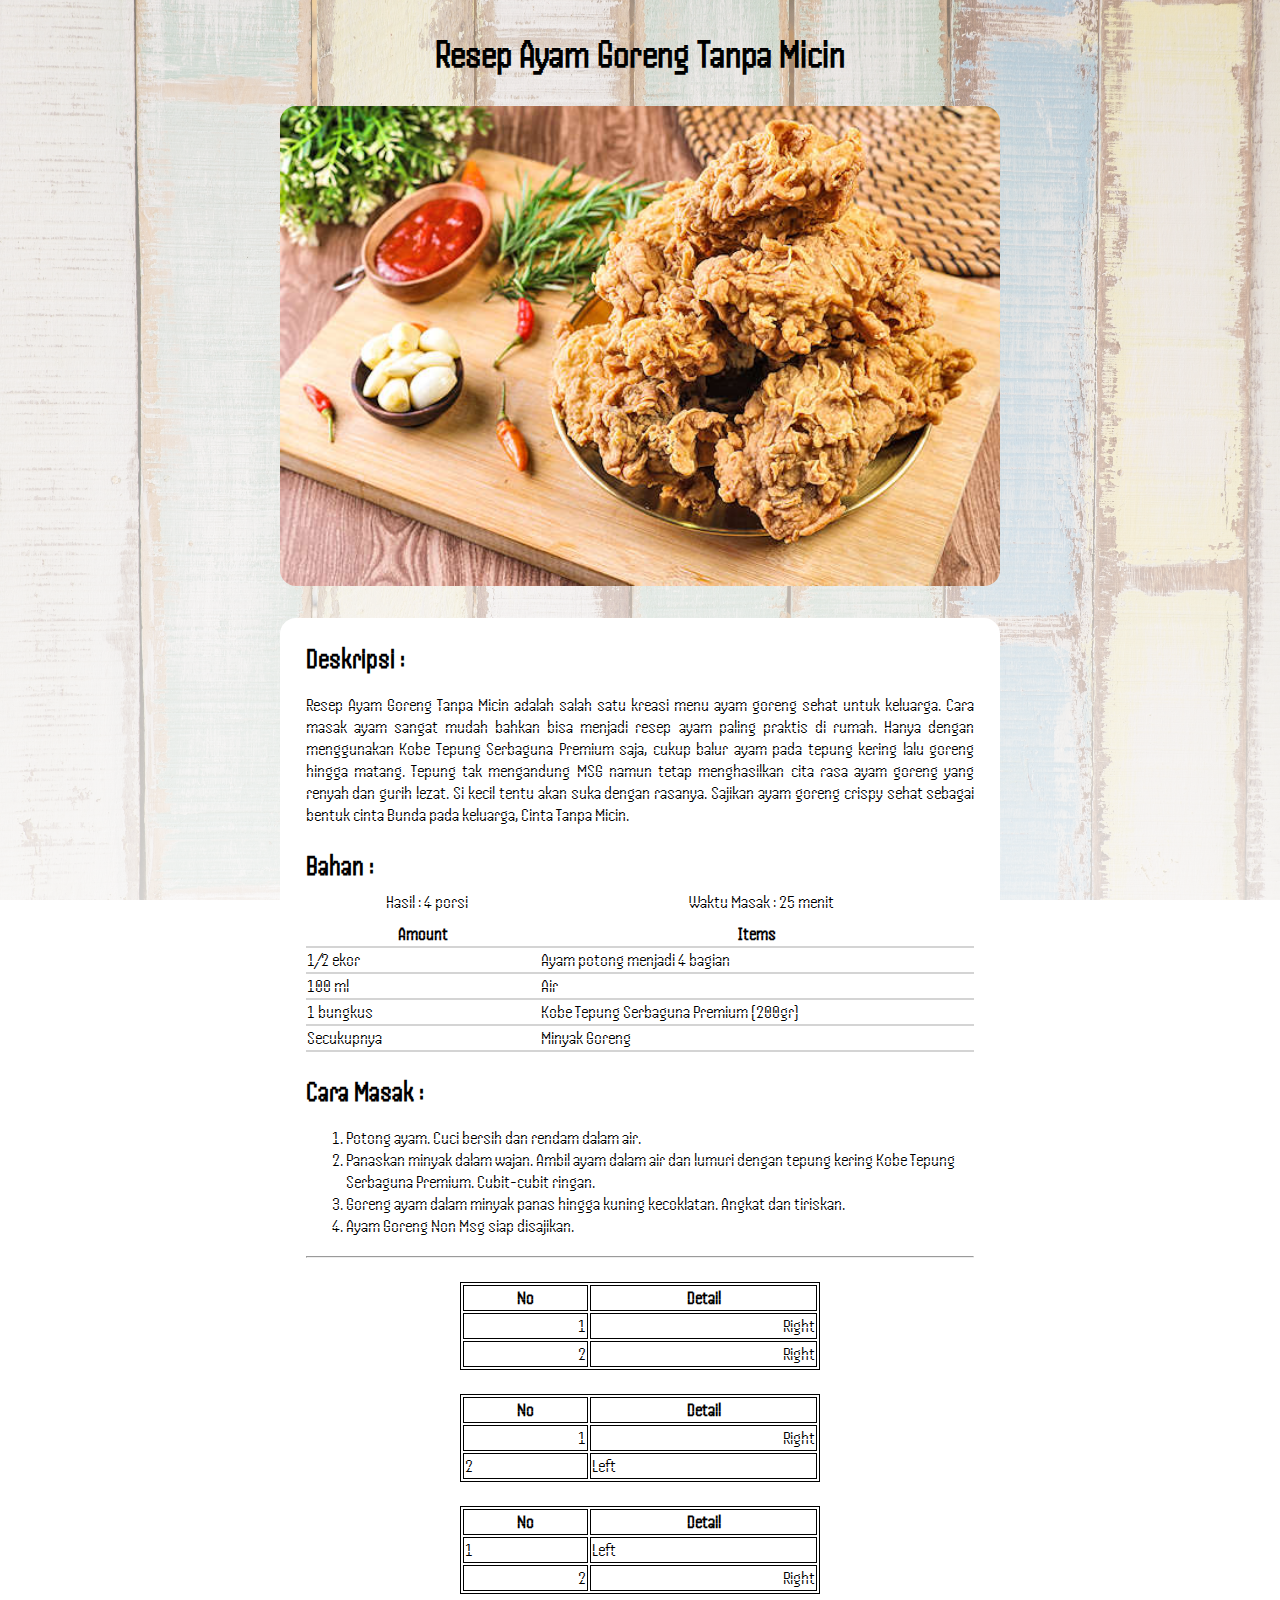
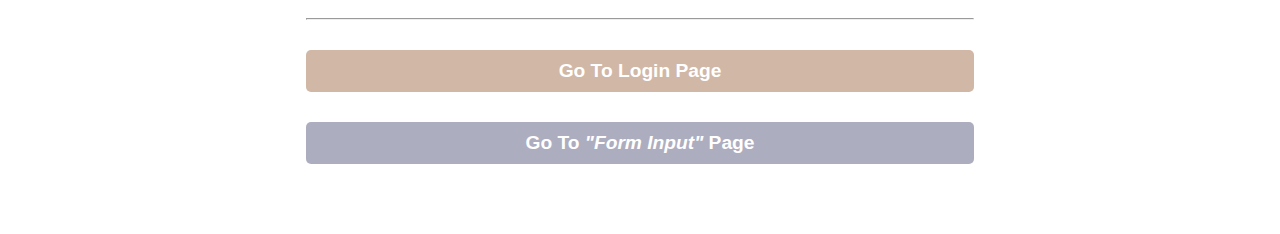
<file: index.html>
<!DOCTYPE html>
<html lang="en">
    <head>
        <meta charset="UTF=8">
        <meta name="viewport" content="width=device-width, initial-scale=1">
        <title>Resep Ayam Tanpa Micin</title>
        <link rel="stylesheet" href="styles.css" />
        <link rel="icon" type="image/x-icon" href="index1.svg">
    </head>
    <body>
        <div class="container">
            <header class="header">
                <h1>Resep Ayam Goreng Tanpa Micin</h1>
            </header>
            <img src="ayam-goreng-non-msg.jpg" alt="Chicken Image">
            <div class="details">
                <div>
                    <h2>Deskripsi :</h2>
                    <p>Resep Ayam Goreng Tanpa Micin adalah salah satu kreasi menu ayam goreng sehat untuk keluarga. Cara masak ayam sangat mudah bahkan bisa menjadi resep ayam paling praktis di rumah. Hanya dengan menggunakan Kobe Tepung Serbaguna Premium saja, cukup balur ayam pada tepung kering lalu goreng hingga matang. Tepung tak mengandung MSG namun tetap menghasilkan cita rasa ayam goreng yang renyah dan gurih lezat. Si kecil tentu akan suka dengan rasanya. Sajikan ayam goreng crispy sehat sebagai bentuk cinta Bunda pada keluarga, Cinta Tanpa Micin.</p>
                </div>
                <div>
                    <h2>Bahan :</h2>
                    <table id="portion" class="bahan">
                        <tr>
                            <td>Hasil : 4 porsi</td>
                            <td>Waktu Masak : 25 menit</td>
                        </tr>
                    </table>
                    <table id="ingridients" class="bahan">
                        <tr>
                            <th id="th1">Amount</th>
                            <th>Items</th>
                        </tr>
                        <tr>
                            <td>1/2 ekor</td>
                            <td>Ayam potong menjadi 4 bagian</td>
                        </tr>
                        <tr>
                            <td>100 ml</td>
                            <td>Air</td>
                        </tr>
                        <tr>
                            <td>1 bungkus</td>
                            <td>Kobe Tepung Serbaguna Premium (200gr)</td>
                        </tr>
                        <tr>
                            <td>Secukupnya</td>
                            <td>Minyak Goreng</td>
                        </tr>
                    </table>
                </div>
                <div>
                    <h2>Cara Masak :</h2>
                    <ol>
                        <li>Potong ayam. Cuci bersih dan rendam dalam air.</li>
                        <li>Panaskan minyak dalam wajan. Ambil ayam dalam air dan lumuri dengan tepung kering Kobe Tepung Serbaguna Premium. Cubit-cubit ringan.</li>
                        <li>Goreng ayam dalam minyak panas hingga kuning kecoklatan. Angkat dan tiriskan.</li>
                        <li>Ayam Goreng Non Msg siap disajikan.</li>
                    </ol>
                    <hr>
                </div>
                <div>
                    <table class="task-1">
                        <tr>
                            <th>No</th>
                            <th>Detail</th>
                        </tr>
                        <tr class="right">
                            <td>1</td>
                            <td>Right</td>
                        </tr>
                        <tr class="right">
                            <td>2</td>
                            <td>Right</td>
                        </tr>
                    </table>
                    <table class="task-1">
                        <tr>
                            <th>No</th>
                            <th>Detail</th>
                        </tr>
                        <tr class="right">
                            <td>1</td>
                            <td>Right</td>
                        </tr>
                        <tr class="left">
                            <td>2</td>
                            <td>Left</td>
                        </tr>
                    </table>
                    <table class="task-1">
                        <tr>
                            <th>No</th>
                            <th>Detail</th>
                        </tr>
                        <tr class="left">
                            <td>1</td>
                            <td>Left</td>
                        </tr>
                        <tr class="right">
                            <td>2</td>
                            <td>Right</td>
                        </tr>
                    </table>
                </div>
                <hr>
                <div>
                    <button id="login-button" onclick="document.location='login.html'">Go To Login Page</button>
                    <button id="form-button" onclick="document.location='form.html'">Go To <i>"Form Input"</i> Page</button>
                </div>
            </div>
        </div>
    </body>
</html>
</file>
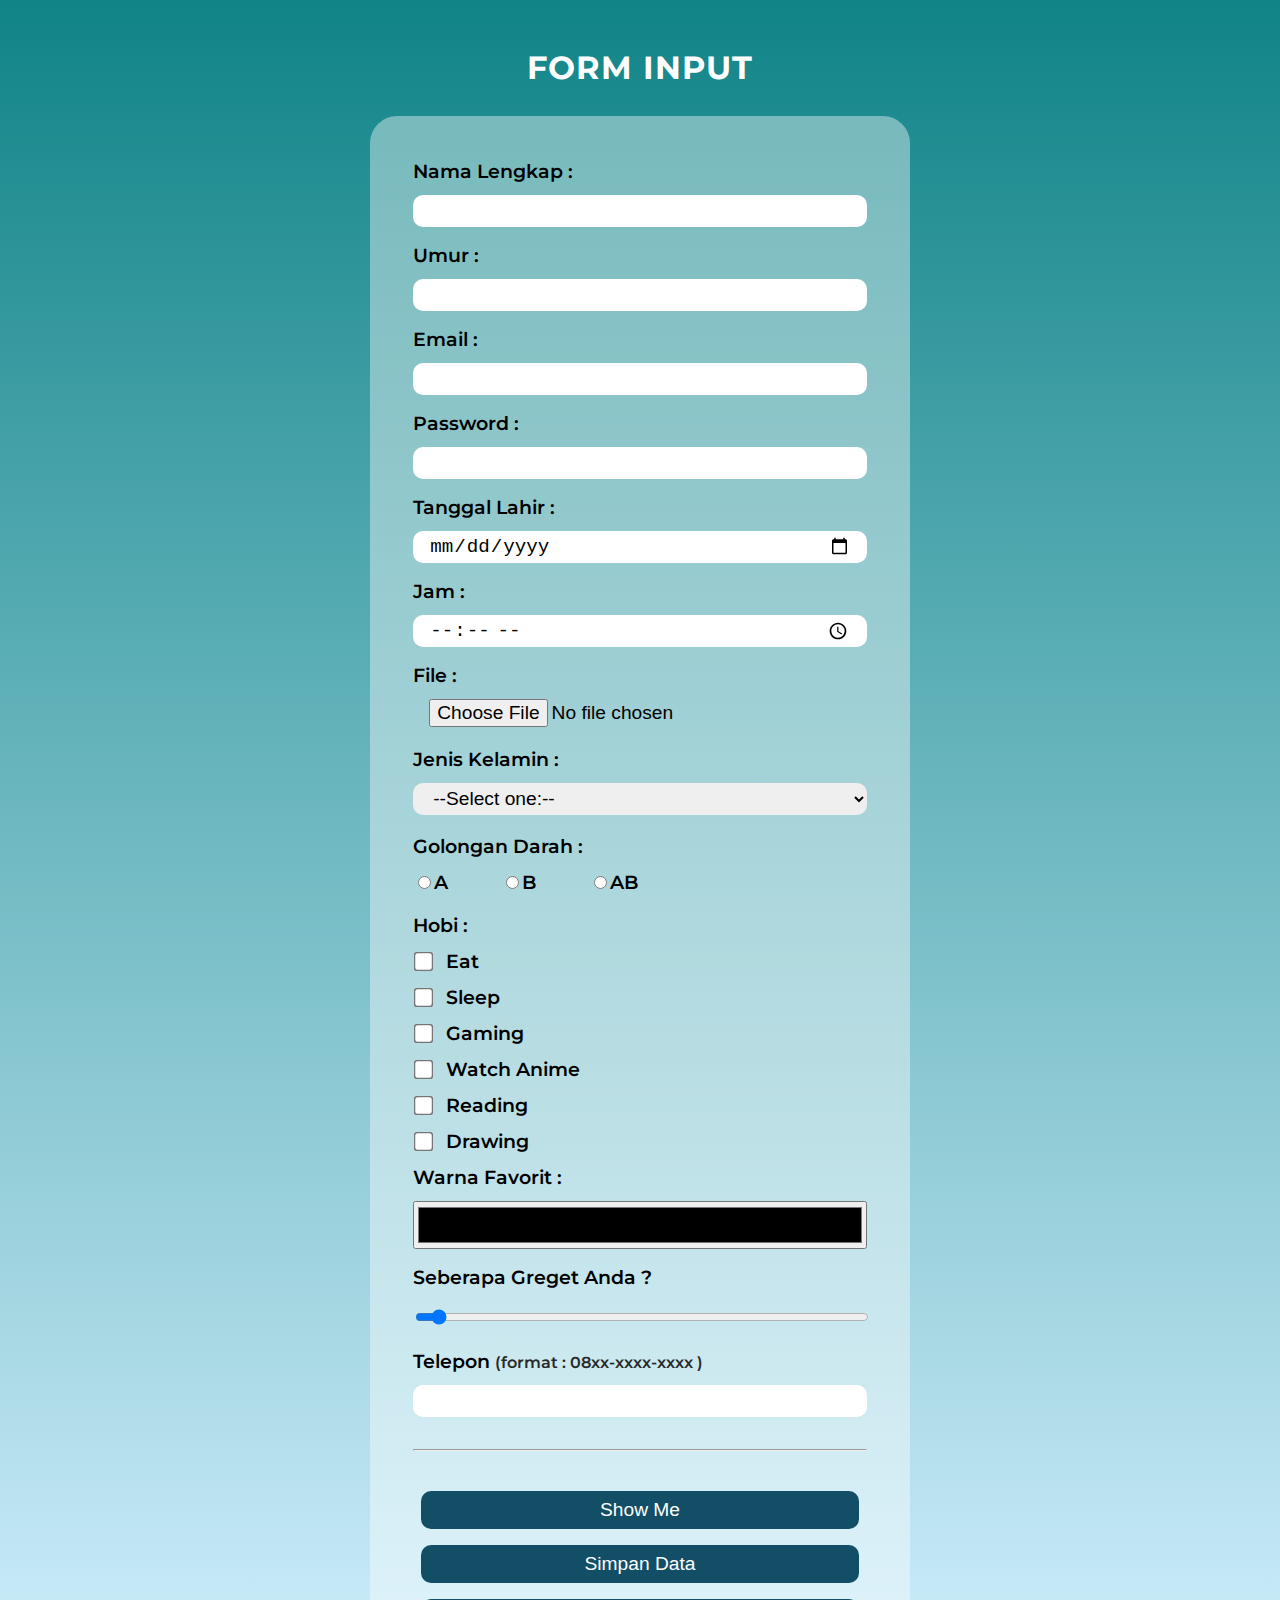
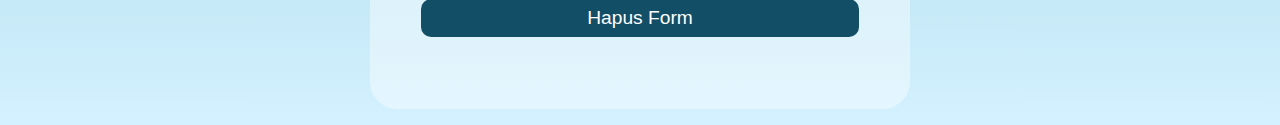
<file: form.html>
<!DOCTYPE html>
<html>
    <head>
        <meta charset="UTF=8">
        <meta name="viewport" content="width=device-width, initial-scale=1">
        <link rel="stylesheet" href="form/styles.css">
        <link rel="icon" type="image/x-icon" href="form/form1.svg">
        <title>
            Form Input
        </title>
    </head>
    <body>
        <div class="container">
            <h1>FORM INPUT</h1>
            <form class="form-block">
                <div class="form-control">
                    <label>Nama Lengkap :</label>
                    <input 
                    type="text" 
                    name="name"
                    class="form-input">
                </div>
                <div class="form-control">
                    <label>Umur :</label>
                    <input type="number" name="age" class="form-input">
                </div>
                <div class="form-control">
                    <label>Email :</label>
                    <input type="email" name="email" class="form-input">
                </div>
                <div class="form-control">
                    <label>Password :</label>
                    <input type="password" name="password" class="form-input">
                </div>
                <div class="form-control">
                    <label>Tanggal Lahir :</label>
                    <input type="date" name="date-birth" class="form-input">  
                </div>
                <div class="form-control">
                    <label>Jam :</label>
                    <input type="time" name="time" class="form-input">
                </div>
                <div class="form-control">
                    <label>File :</label>
                    <input type="file" name="file" class="form-input"> 
                </div>
                <div class="form-control">
                    <label>Jenis Kelamin :</label>
                    <select class="form-input">
                        <option disabled selected value>--Select one:--</option>
                        <option value="male">Pria</option>
                        <option value="female">Wanita</option>
                    </select>
                </div>
                <div class="form-control">
                    <p>Golongan Darah :</p>  
                    <label class="radio"><input type="radio" name="blood" value="A">A</label>
                    <label class="radio"><input type="radio" name="blood" value="B">B</label>
                    <label class="radio"><input type="radio" name="blood" value="AB">AB</label>
                </div>
                <div class="form-control">
                    <p>Hobi :</p>
                    <label><input type="checkbox" name="hobby1" value="eat" class="input-checkbox">Eat</label>
                    <label><input type="checkbox" name="hobby2" value="sleep" class="input-checkbox">Sleep</label>
                    <label><input type="checkbox" name="hobby3" value="game" class="input-checkbox">Gaming</label>
                    <label><input type="checkbox" name="hobby4" value="anime" class="input-checkbox">Watch Anime</label>
                    <label><input type="checkbox" name="hobby5" value="read" class="input-checkbox">Reading</label>
                    <label><input type="checkbox" name="hobby6" value="draw" class="input-checkbox">Drawing</label>
                </div>
                <div class="form-control">
                    <label>Warna Favorit :</label>
                    <input type="color" name="color" class="input-color">
                </div>
                <div class="form-control">
                    <label>Seberapa Greget Anda ?</label>
                    <input type="range" name="greget" class="form-input" min="0" max="100" value="0">
                </div>
                <div class="form-control">
                    <label>Telepon <span class="clue">(format : 08xx-xxxx-xxxx )</span></label>
                    <input 
                        type="tel" 
                        name="telp" 
                        class="form-input" 
                        pattern="[0-9]{4}-[0-9]{4}-[0-9]{4}" 
                        class="form-input" 
                        required
                    />
                </div>
                <hr>
                <div class="form-control button">
                    <input class="button" type="button" onclick="showAlert('MiMu');" value="Show Me">
                    <button class="button" type="submit">Simpan Data</button>
                    <button class="button" type="reset">Hapus Form</button>
                </div>
            </form>
        </div>
    </body>
    <script type="text/javascript">
        function showAlert(name) {
                return alert("Hello " + name)
        }
    </script>
</html>
</file>
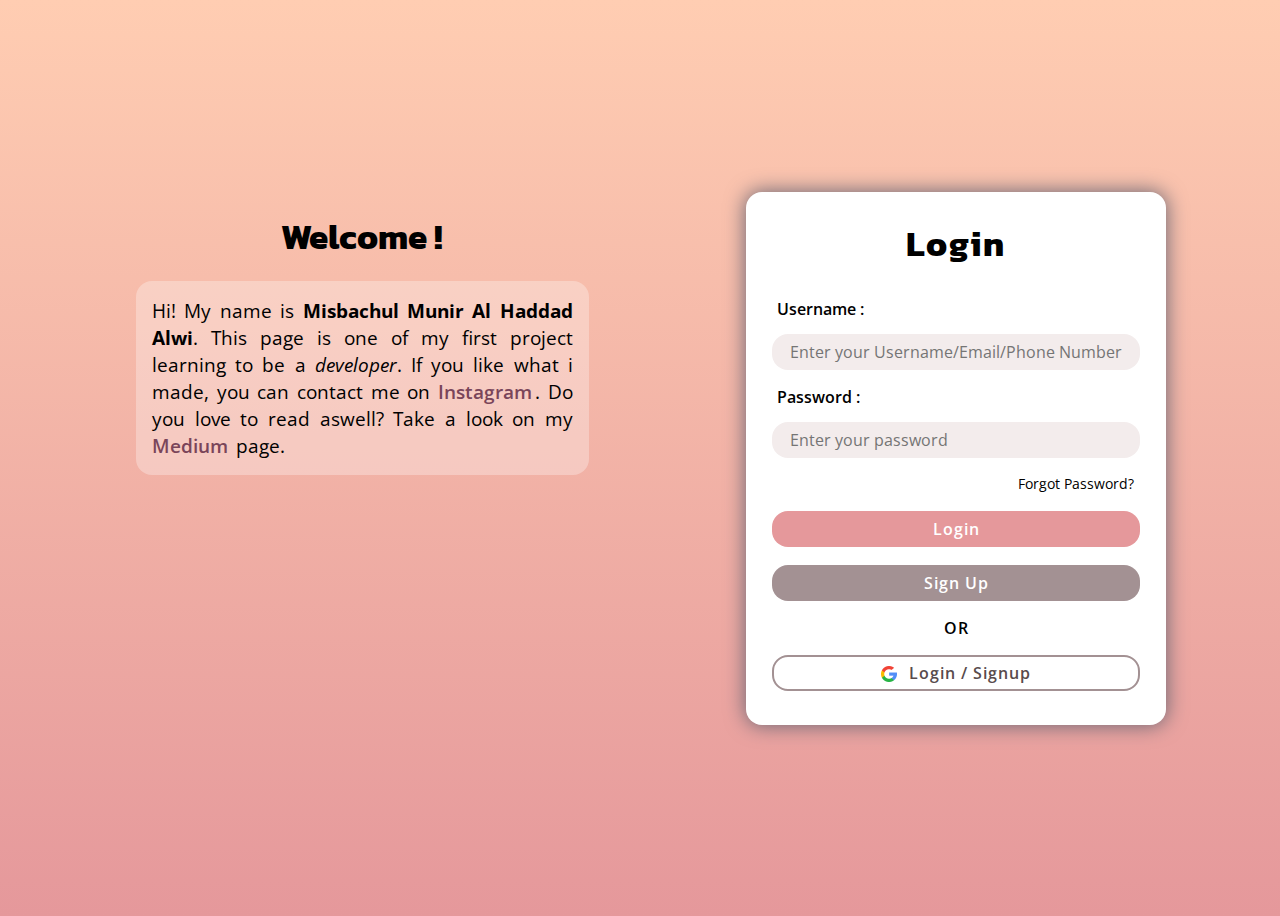
<file: login.html>
<!DOCTYPE html>
<html>
    <head>
        <meta charset="UTF=8">
        <meta name="viewport" content="width=device-width, initial-scale=1">
        <title>Login Page</title>
        <link rel="stylesheet" href="login/styles.css">
        <link rel="icon" type="image/x-icon" href="login/login1.svg">
    </head>
    <body>
    <div class="container">
        <div class="side-left">
            <h2>Welcome !</h2>
            <p class="details">
                Hi! My name is <b>Misbachul Munir Al Haddad Alwi</b>. This page is one of my first project learning to be a <em>developer</em>. If you like what i made, you can contact me on <a id="instagram" href="https://www.instagram.com/me_moowi/" target="_blank">Instagram</a>. Do you love to read aswell? Take a look on my <a id="medium" href="https://medium.com/@MiMuuu" target="_blank">Medium</a> page. 
            </p>
        </div>
        <div class="side-right">
        <form id="main-box" action="#" method="post">
            <h1>Login</h1>
            <div class="login-form">
                <label id="user-label" for="username">Username :</label>
                <input 
                    class="input-group"
                    id="username"
                    name="username"
                    type="text"
                    placeholder="Enter your Username/Email/Phone Number"
                    required
                />
            </div>
            <div class="login-form">
                <label id="password-label" for="password">Password :</label>
                <input 
                    class="input-group"
                    id="password" 
                    name="password"
                    type="password"
                    placeholder="Enter your password"
                    required
                />
            </div>
            <div class="login-form" id="forgot">
                <p>
                    <a href="#">Forgot Password?</a>
                </p>
            </div>
            <div class="login-form">
                <button 
                    type="submit"
                    id="login-button"
                >Login
                </button>
                <button 
                    type="submit"
                    id="signup-button"
                >Sign Up
                </button>
                <span>OR</span>
                <button 
                    type="submit"
                    id="google-button"
                ><img src="login/search.png" id="google-pic">Login / Signup
                </button>
            </div>
        </form>
        </div>
    </div>
    </body>
</html>
</file>
<file: styles.css>
@import url('https://fonts.googleapis.com/css2?family=Handjet&display=swap');
body {
    background-image: linear-gradient(
        0deg,
        rgba(255, 255, 255, 0.8),
        rgba(255, 255, 255, 0.4)
    ),
    url(BG.jpg);
    background-size: cover;
    background-repeat: no-repeat;
    background-attachment: fixed;
    font-family: 'Handjet', cursive;
}
.header {
    padding: 0 0.625rem;
    margin-bottom: 1.875rem;
}
.container {
    width: 80%;
    max-width: 720px;
    margin: 2rem auto 0 auto;
}
.details {
    background-color: white;
    padding: 0.1rem 1.6rem 2rem 1.6rem;
    border-radius: 16px;
    font-size: 1.2rem;
}
h1 {
    font-weight: bold;
    text-align: center;
    font-size: 2.5rem;
}
img {
    width: 720px;
    max-width: 100%;
    border-radius: 16px;
    display: block;
    margin: 0 auto 2rem auto;
    align-items: center;
    transition: transform 0.2s;
}
img:hover {
    box-shadow: 0 0 10px;
    cursor:pointer;
    transform: scale(1.1); 
}
h2 {
    margin-bottom: 0;
}
p {
    text-align: justify;
}
.bahan {
    border-collapse: collapse;
    width: 100%;
}
#portion {
    text-align: center;
    margin: 0.5rem auto;
}
#ingridients tr {  
    border-bottom: 2px solid #d4d4d4;
}
#th1 {
    width: 35%;
}
tr:hover {
    background-color: #ffb7b7;
}
.task-1 {
    width: 100%;
    max-width: 360px;
    border: 1px solid black;
    margin: 1.5rem auto;
}
.task-1 th, .task-1 td {
    border: 1px solid black;
}
.right {
    text-align: right;
}
.left {
    text-align: left;
}
#login-button {
    display: block;
    width: 100%;
    padding: 10px;
    border-radius: 5px;
    border: 0;
    cursor: pointer;
    background: rgb(209, 183, 166);
    margin: 30px auto;
    transition-duration: 0.5s;
    font-weight: 600;
    font-size: 1.2rem;
    color: #ffffff;
}
#login-button:hover {
    background-color: #e5989b;
    box-shadow: 0 0 10px 6px #ffcdb2;
    transform: scale(1.025);
}
#login-button:active, #form-button:active {
    background-color: white;
    color:blue;
    font-weight: bolder;
}
#form-button {
    display: block;
    width: 100%;
    padding: 10px;
    border-radius: 5px;
    border: 0;
    cursor: pointer;
    background: rgb(173, 173, 192);
    margin: 30px auto;
    transition-duration: 0.5s;
    font-weight: 600;
    font-size: 1.2rem;
    color: white;
}
#form-button:hover {
    background-color: #108488;
    box-shadow: 0 0 10px 6px #d4f1ff;
    transform: scale(1.025);
}
</file>
<file: form/styles.css>
@import url('https://fonts.googleapis.com/css2?family=Montserrat&display=swap');
*, ::before, ::after {
    box-sizing: border-box;
}
body{
    font-family: 'Montserrat', sans-serif;
    background-image: linear-gradient(
        180deg,
        #108488,
        #d4f1ff
    );    
}
.container {
    width: 540px;
    max-width: 80%;
    margin: 0 auto;
}
h1 {
    text-align: center;
    color: white;
    letter-spacing: 1px;
    margin: 3rem auto 1.8rem auto;
}
.form-block {
    background-color: rgba(255, 255, 255, 0.4);
    padding: 8%;
    border-collapse: collapse;
    border-radius: 3vh;
    margin-bottom: 1rem;
    font-size: 1.2rem;
}
.form-input {
    display: block;
    font-size: 1.2rem;
    width: 100%;
    padding: 0 16px;
    height: 2rem;
    border: none;
    border-radius: 10px;
    margin-bottom: 1rem;
    transition-duration: 0.5s;
}
.form-input:hover {
    opacity: 0.8;
}
label, p {
    display: block;
    font-weight: 600;
    margin-bottom: 12px;
}
.radio {
    display: inline;
    margin-right: 3rem;
    transform: scale(1.5);
    cursor: pointer;
}
.input-checkbox {
    margin-right: 1rem;
    transform: scale(1.5);
    cursor: pointer;
}
.input-color {
    width: 100%;
    height: 3rem;
    margin-bottom: 16px;
    cursor: pointer;
}
.clue {
    font-size: smaller;
    color: rgb(41, 41, 41);
}
hr {
    margin-top: 32px;
}
.button {
    display: block;
    width: 100%;
    font-size: 1.2rem;
    padding: 8px;
    margin: 16px auto 10px auto;
    border: none;
    border-radius: 10px;
}
.button button, .button input {
    background-color: rgb(18, 78, 102);
    color: white;
    cursor: pointer;
    transition-duration: 0.5s;
}
.button button:hover, .button input:hover {
    background-color: white;
    color: rgb(18, 78, 102);
    box-shadow: 0 0 0 2px rgb(18, 78, 102);
}
.button button:active, .button input:active {
    background-color: rgb(18, 78, 102);
    color: white;
}
</file>
<file: login/styles.css>
@import url('https://fonts.googleapis.com/css2?family=Open+Sans&display=swap');
@import url('https://fonts.googleapis.com/css2?family=Kanit&display=swap');
*{
    font-family: 'Open Sans', sans-serif;
}
body {
    height: 100vh;
    display: flex;
    flex-direction: column;
    align-items: center;
    justify-content: center;
    background-image: linear-gradient(
        0deg,
        #e5989b,
        #ffcdb2
    );
    animation-name: bg;
    animation-duration: 1s;
    animation-timing-function: ease;
    animation-iteration-count: infinite;
}
@keyframes bg {
    0% {background-image: linear-gradient(
        0deg,
        #e5989b,
        #ffcdb2
    );}
    12.5% {background-image: linear-gradient(
        45deg,
        #e5989b,
        #ffcdb2
    );}
    25% {background-image: linear-gradient(
        90deg,
        #e5989b,
        #ffcdb2
    );}
    37.5% {background-image: linear-gradient(
        135deg,
        #e5989b,
        #ffcdb2
    );}
    50% {background-image: linear-gradient(
        180deg,
        #e5989b,
        #ffcdb2
    );}
    62.5% {background-image: linear-gradient(
        225deg,
        #e5989b,
        #ffcdb2
    );}
    75% {background-image: linear-gradient(
        270deg,
        #e5989b,
        #ffcdb2
    );}
    87.5% {background-image: linear-gradient(
        315deg,
        #e5989b,
        #ffcdb2
    );}
    100% {background-image: linear-gradient(
        360deg,
        #e5989b,
        #ffcdb2
    );}
}
div {
    transition-duration: 0.8s;
}
.container {
    display: flex;
    width: 100%;
    align-items: right;
    justify-content: center;
}
.side-left{
    display: inline;
    width: 100%;
    align-items: right;
}
h2 {
    text-align: center;
    margin: 2vh 4vw 2vh 10vw ;
    font-family: 'Kanit', sans-serif;
    font-size: 2.2rem;
    animation: glow 1.5s ease-in-out infinite alternate;
}
@keyframes glow {
    from {
        color: #ffffff;
        text-shadow: 0 0 10px #a39193, 0 0 20px #a39193;
    }
    to {
        color: #9b5069;
        text-shadow: 0 0 20px #a39193, 0 0 30px #a39193;
    }
}
.details {
    text-align: justify;
    margin: 2vh 4vw 2vh 10vw ;
    padding: 1rem;
    border-radius: 1rem;
    font-size: 1.2rem;
    background-color: rgba(255, 255, 255, 0.3);
}
#instagram, #medium {
    font-size: 1.2rem;
    color: rgb(122, 69, 90);
    font-weight: 600;
}
@media screen and (max-width:900px) {
    .side-left {
        display: none;
    }
}
.side-right{
    display: inline;
    margin: 0 auto;
    width: 100%;
}
#main-box {
    background-color: white;
    margin: auto;
    width: 420px;
    max-width: 80%;
    border-radius: 1rem;
    box-shadow: 0 0 20px 1px #6d6875;
}
h1 {
    font-family: 'Kanit', sans-serif;
    font-size: 2.2rem;
    /*text-shadow: 0 0 5px rgb(113, 113, 253);*/
    margin: 0 10% 20px 10%;
    padding-top: 25px;
    text-align: center;
    letter-spacing: 2px;
}
.login-form {
    padding: 0.5rem 1.6rem;
}
.input-group {
    display: block;
    background-color: #f3ecec;
    padding: 7px 18px;
    border-radius: 16px;
    border: 0;
    width: calc(100% - 36px);
    font-size: 1rem;
    transition-duration: 0.4s;
}
.input-group:focus {
    background-color: #e0d4d4;
    box-shadow: 0 0 8px ;
}
label {
    display: block;
    padding-left: 5px;
    margin: 0 auto 14px auto;
    font-size: 1rem;
    font-weight: 600;
}
button {
    width: 100%;
    height: 36px;
    margin: 2px auto 16px auto;
    font-size: 1rem;
    font-weight: 600;
    border-radius: 16px;
    cursor: pointer;
    transition-duration: 0.5s;
    padding: 2px auto;
    letter-spacing: 1px;
}
#login-button {
    background-color: #e5989b;
    color: white;
    border: none;
}
#login-button:hover {
    background-color: white;
    color: #e5989b;
    box-shadow: 0 0 3px 2px #e5989b;
}
#login-button:active {
    background-color: black;
    color: white;
    box-shadow: 0 0 0 black;
}
#signup-button {
    background-color: #a39193;
    color: rgb(255, 255, 255);
    border: none;
}
#signup-button:hover {
    background-color: rgb(255, 255, 255);
    color: #a39193;
    box-shadow: 0 0 3px 2px #a39193;
}
#signup-button:active {
    background-color: rgb(0, 0, 0);
    color: rgb(255, 255, 255);
    box-shadow: 0 0 0 2px rgb(0, 0, 0);
}
span {
    display: block;
    font-weight: 600;
    text-align: center;
    margin: 0;
    letter-spacing: 1px;
}
#google-button {
    background-color: #ffffff;
    color: #584b4c;
    margin: 16px auto 26px auto;
    border: 2px solid #a39193;
    animation: wiggle 2s linear infinite;
    animation-delay: 1s;
}
#google-button:hover {
    background-color: #a39193;
    color: white;
    box-shadow: 0 0 px 2px #a39193;
}
#google-button:active {
    background-color: rgb(0, 0, 0);
    color: rgb(255, 255, 255);
    box-shadow: 0 0 0 2px rgb(0, 0, 0);
}
#google-pic {
    width: 1rem;
    height: 1rem;
    padding-right: 12px;
    vertical-align: middle;
}
@keyframes wiggle {
    0%, 7% {
      transform: rotateZ(0);
    }
    15% {
      transform: rotateZ(-5deg);
    }
    20% {
      transform: rotateZ(3deg);
    }
    25% {
      transform: rotateZ(-3deg);
    }
    30% {
      transform: rotateZ(2deg);
    }
    35% {
      transform: rotateZ(-1deg);
    }
    40%, 100% {
      transform: rotateZ(0);
    }
  }
p , a {
    color: black;
    text-decoration: none;
    text-align: right;
    margin: 0;
    padding-right: 3px;
    font-size: 14px;
}
p a:hover, #instagram:hover, #medium:hover {
    color: blue;
    text-decoration: underline;
}
</file>
